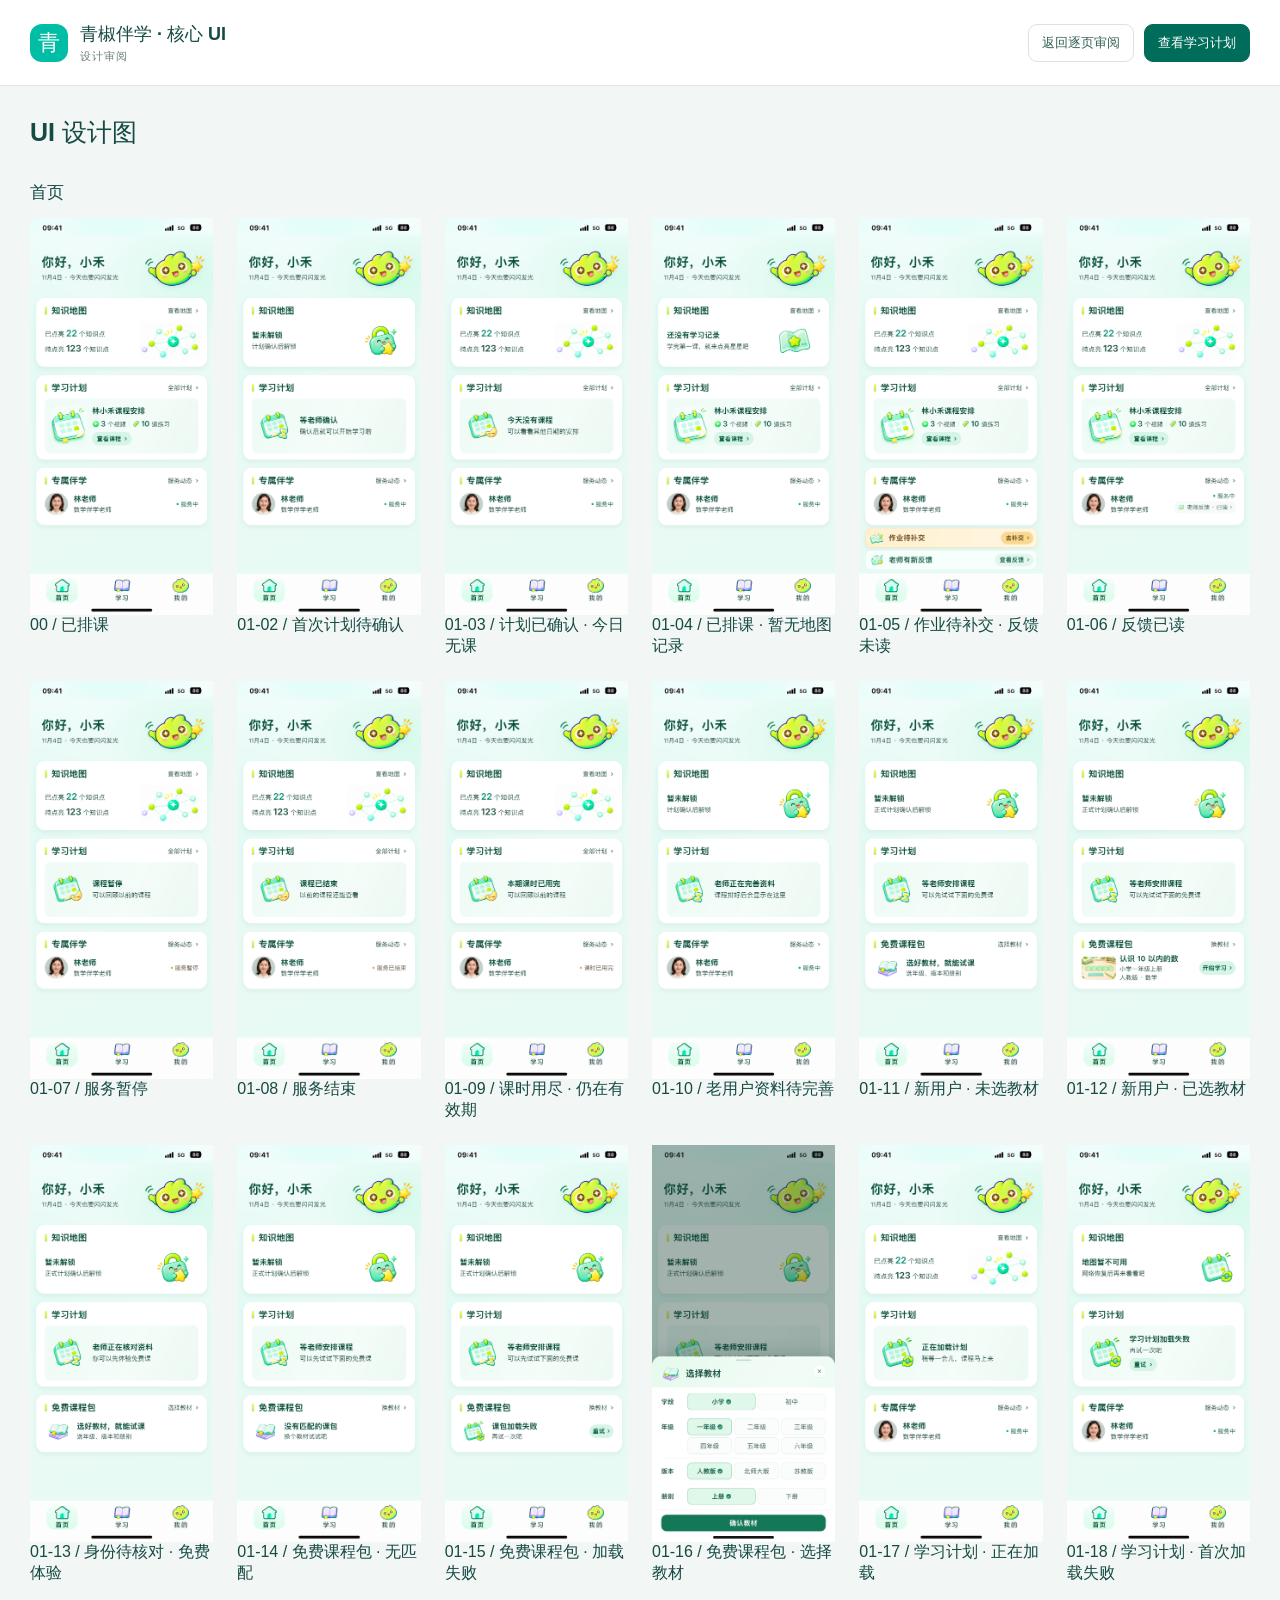
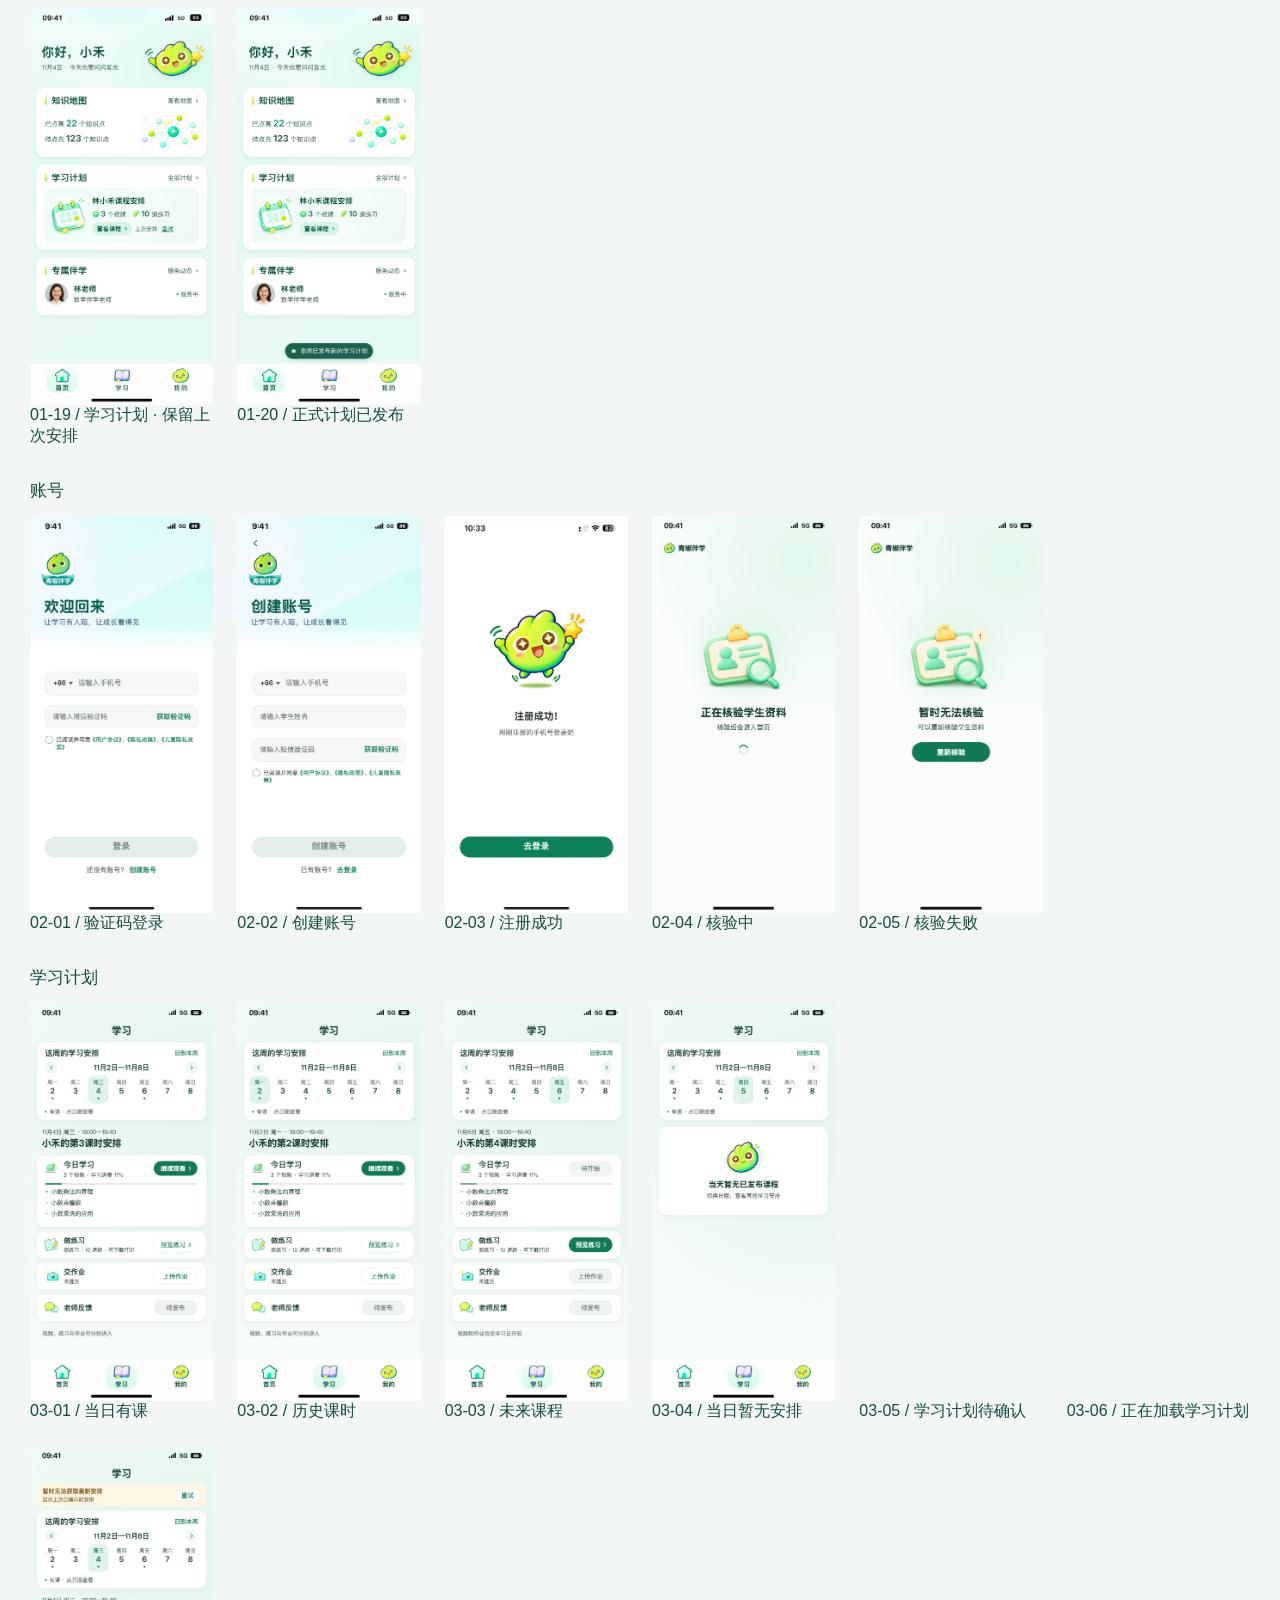
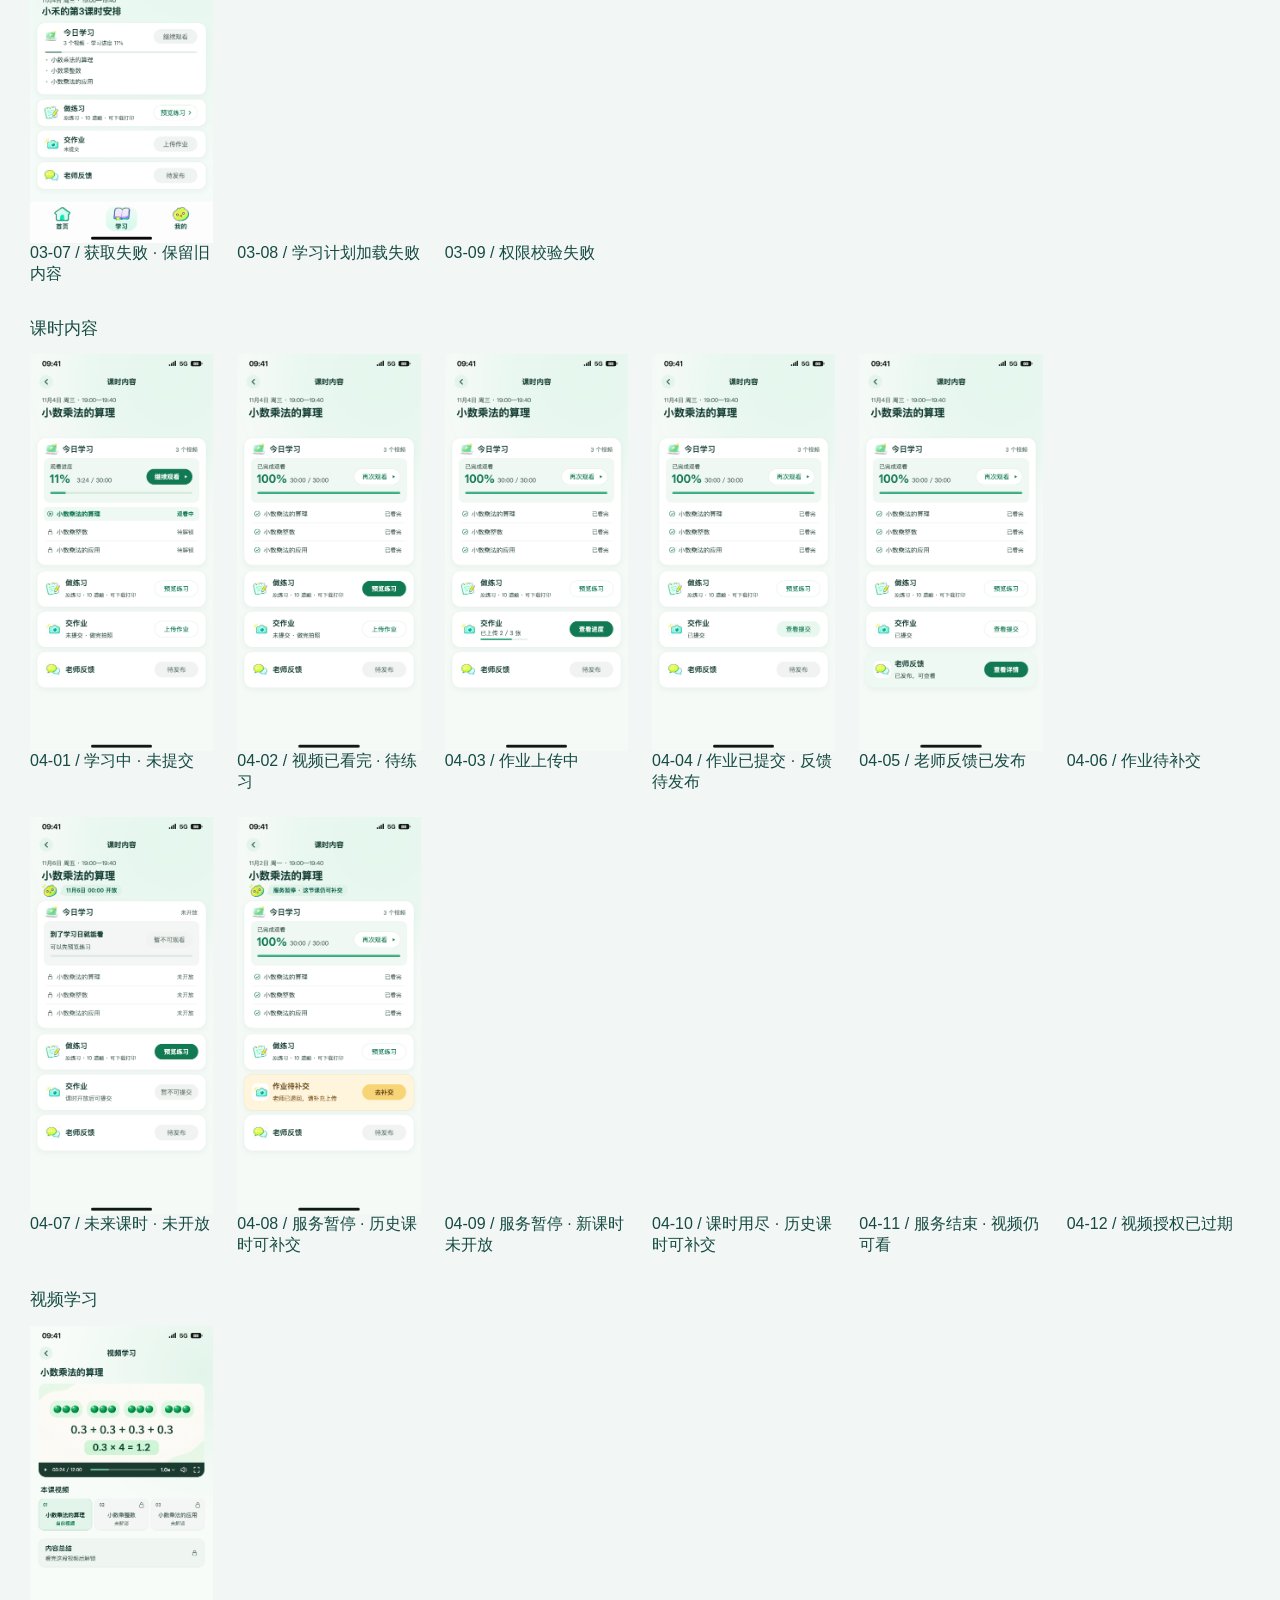
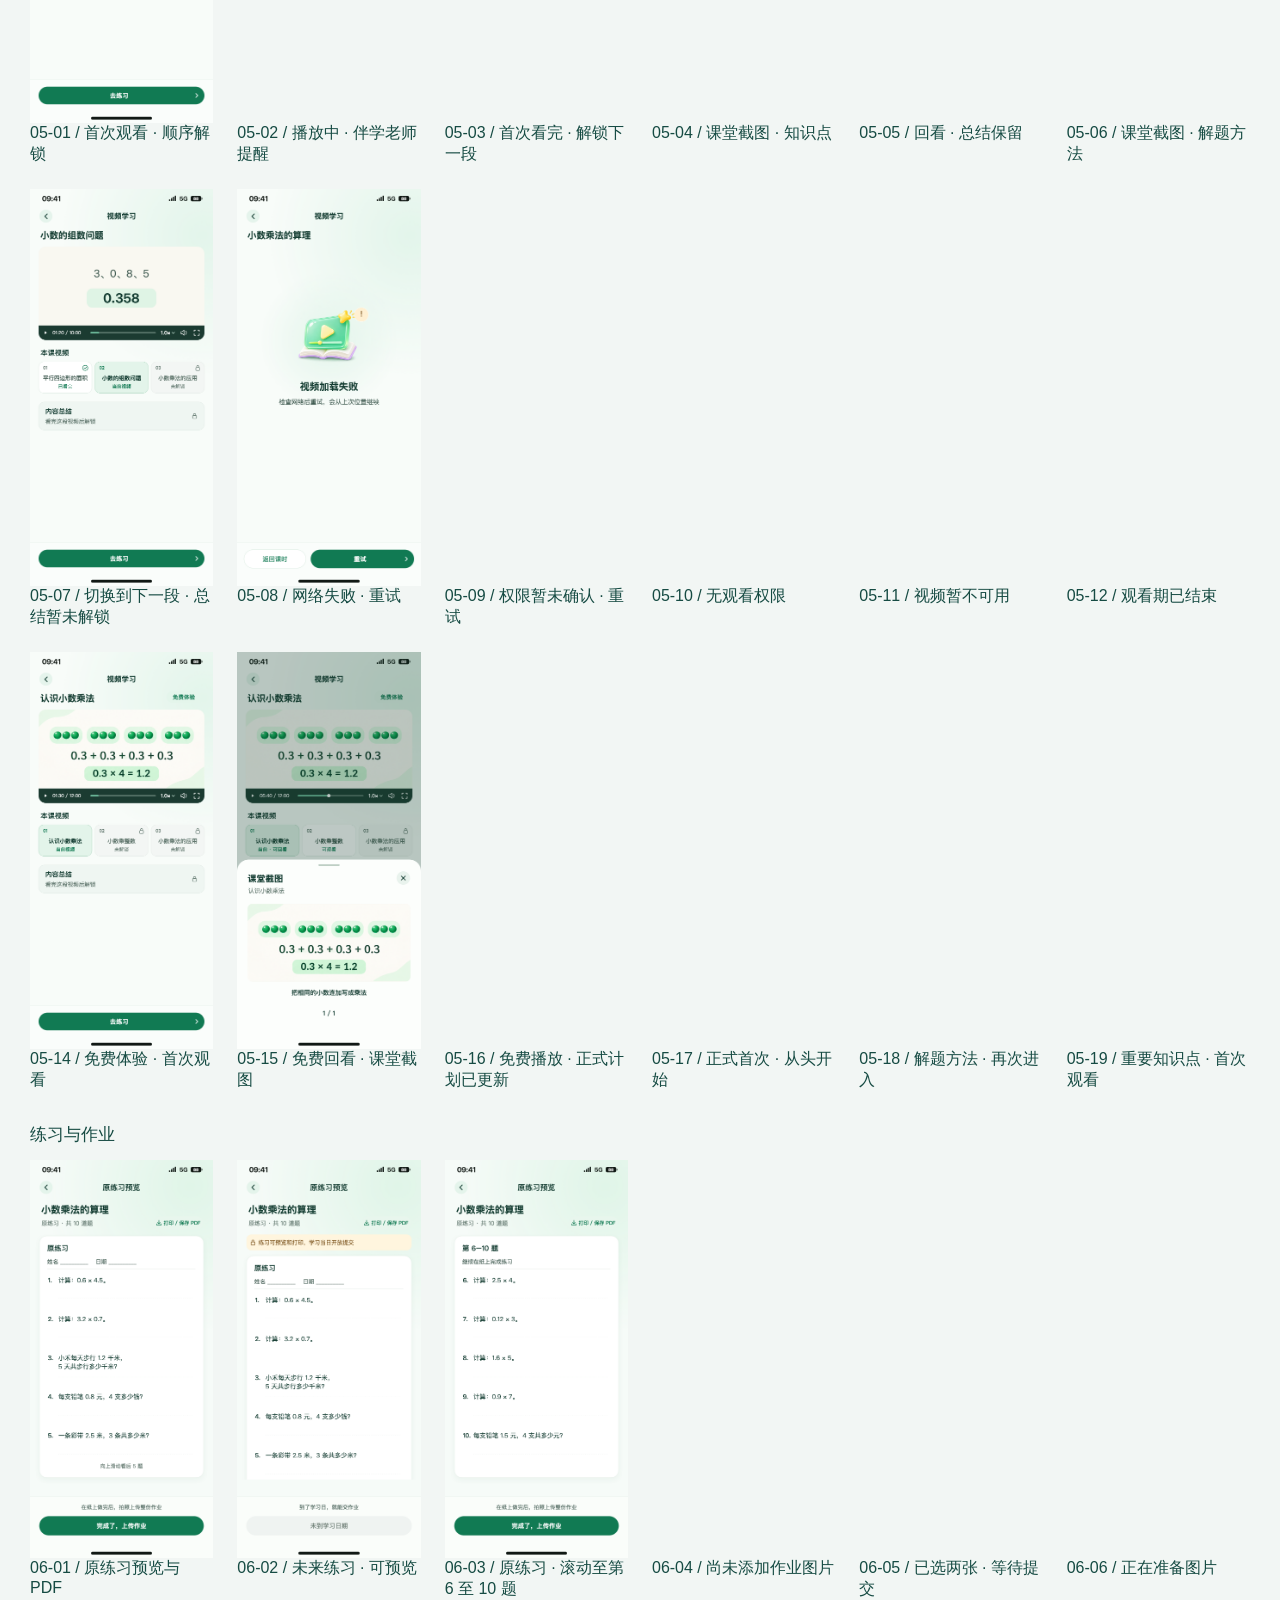
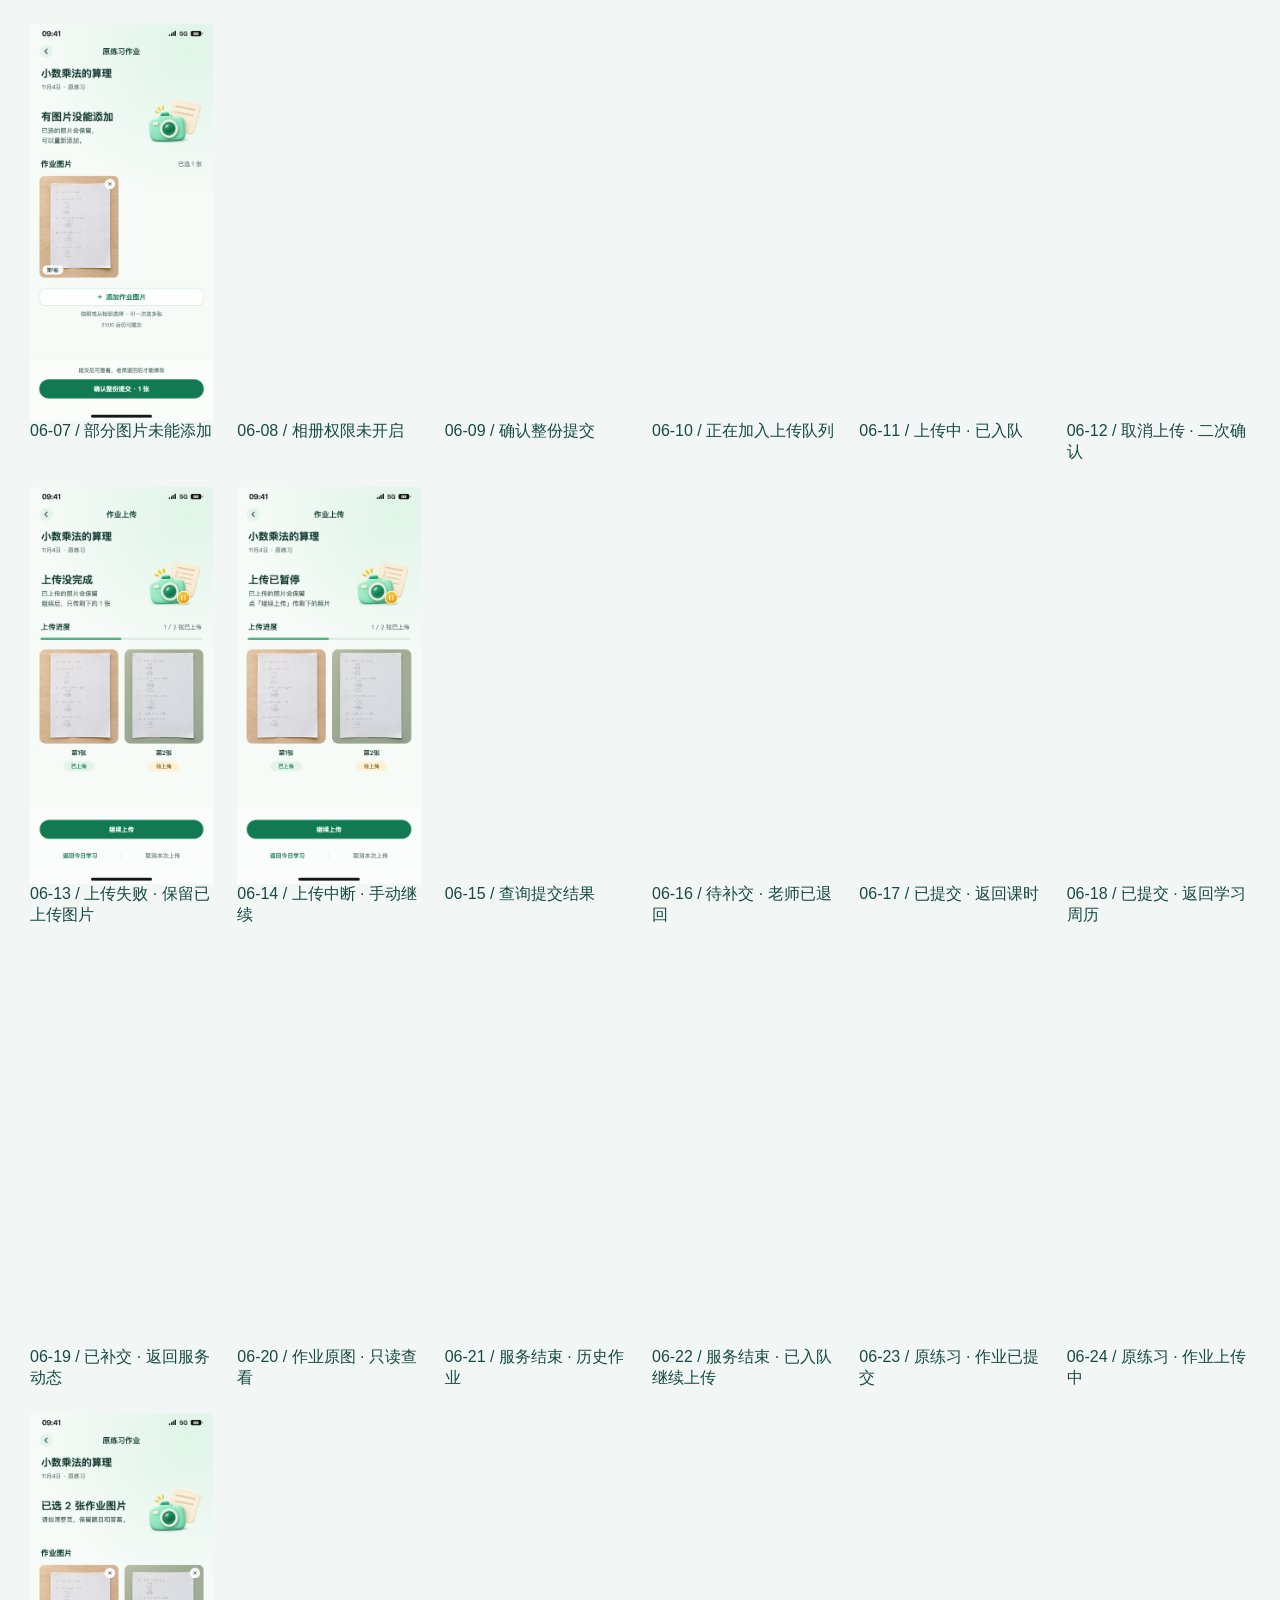
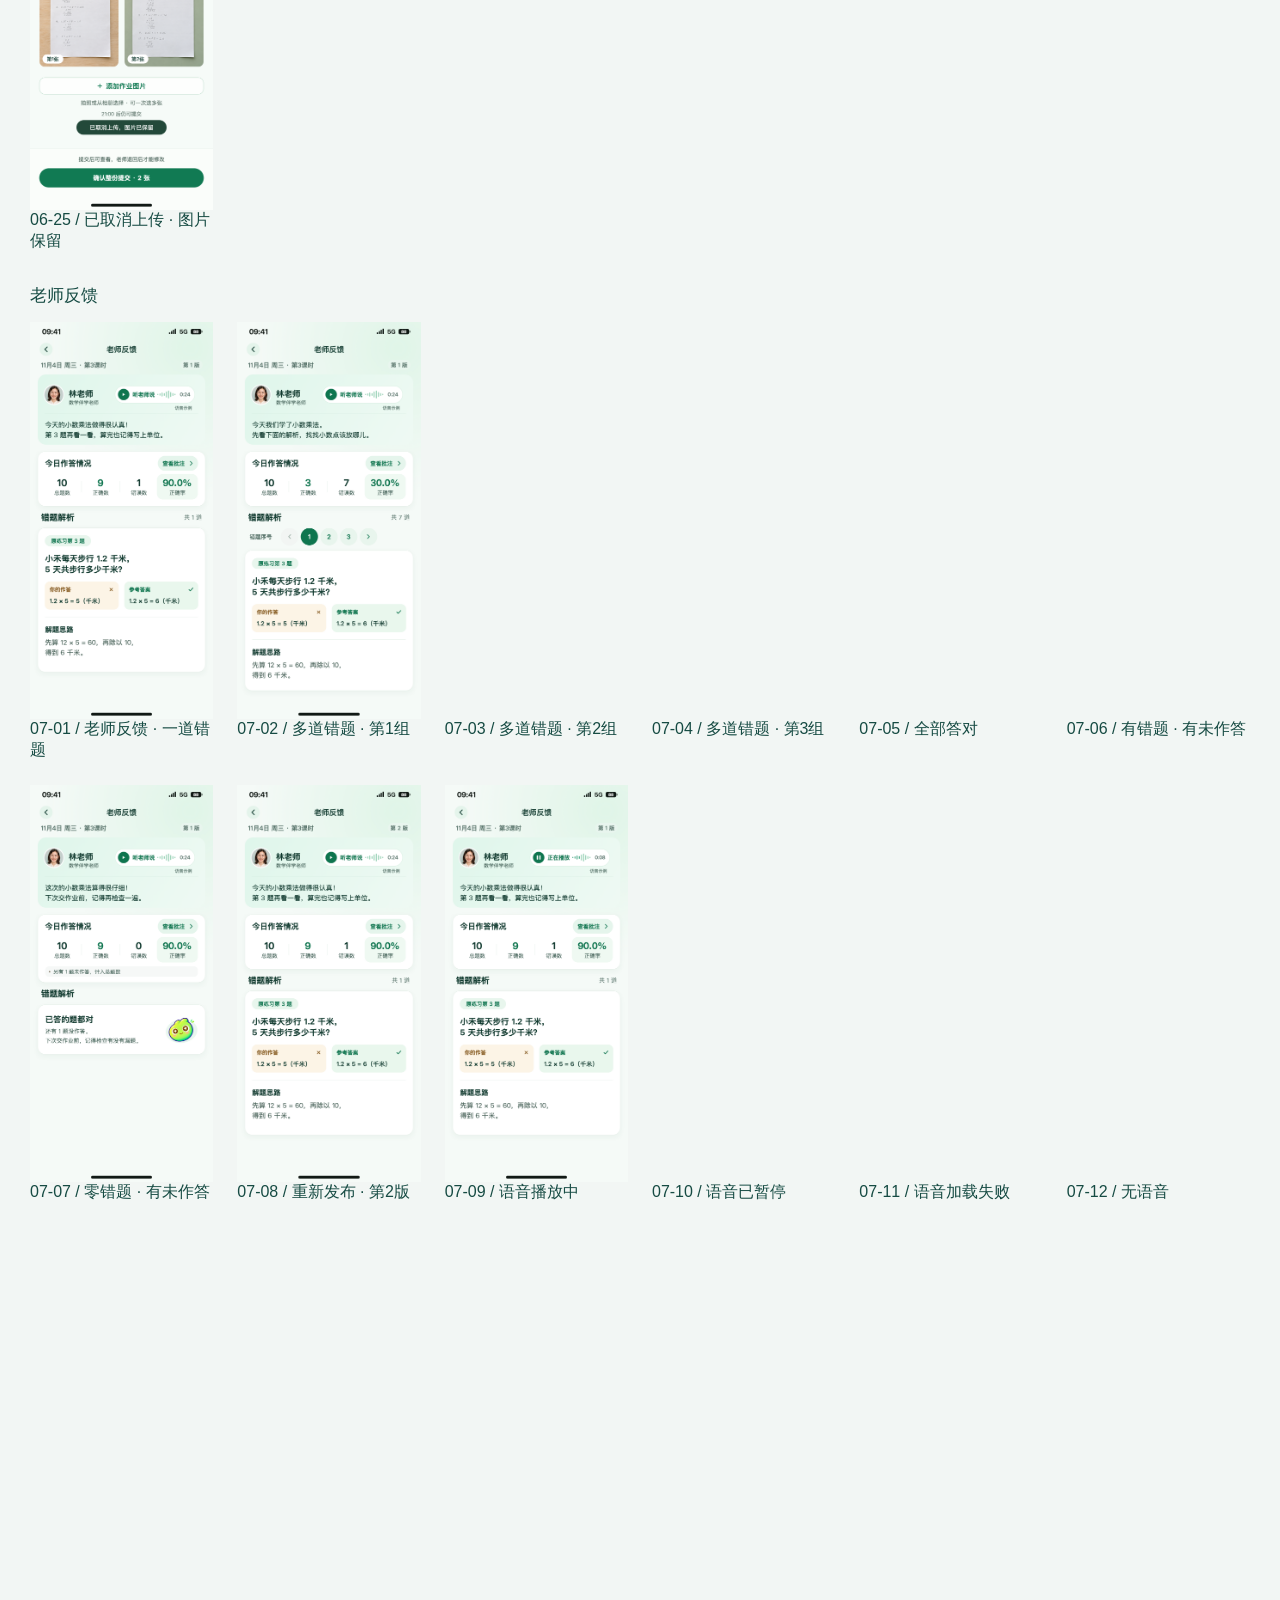
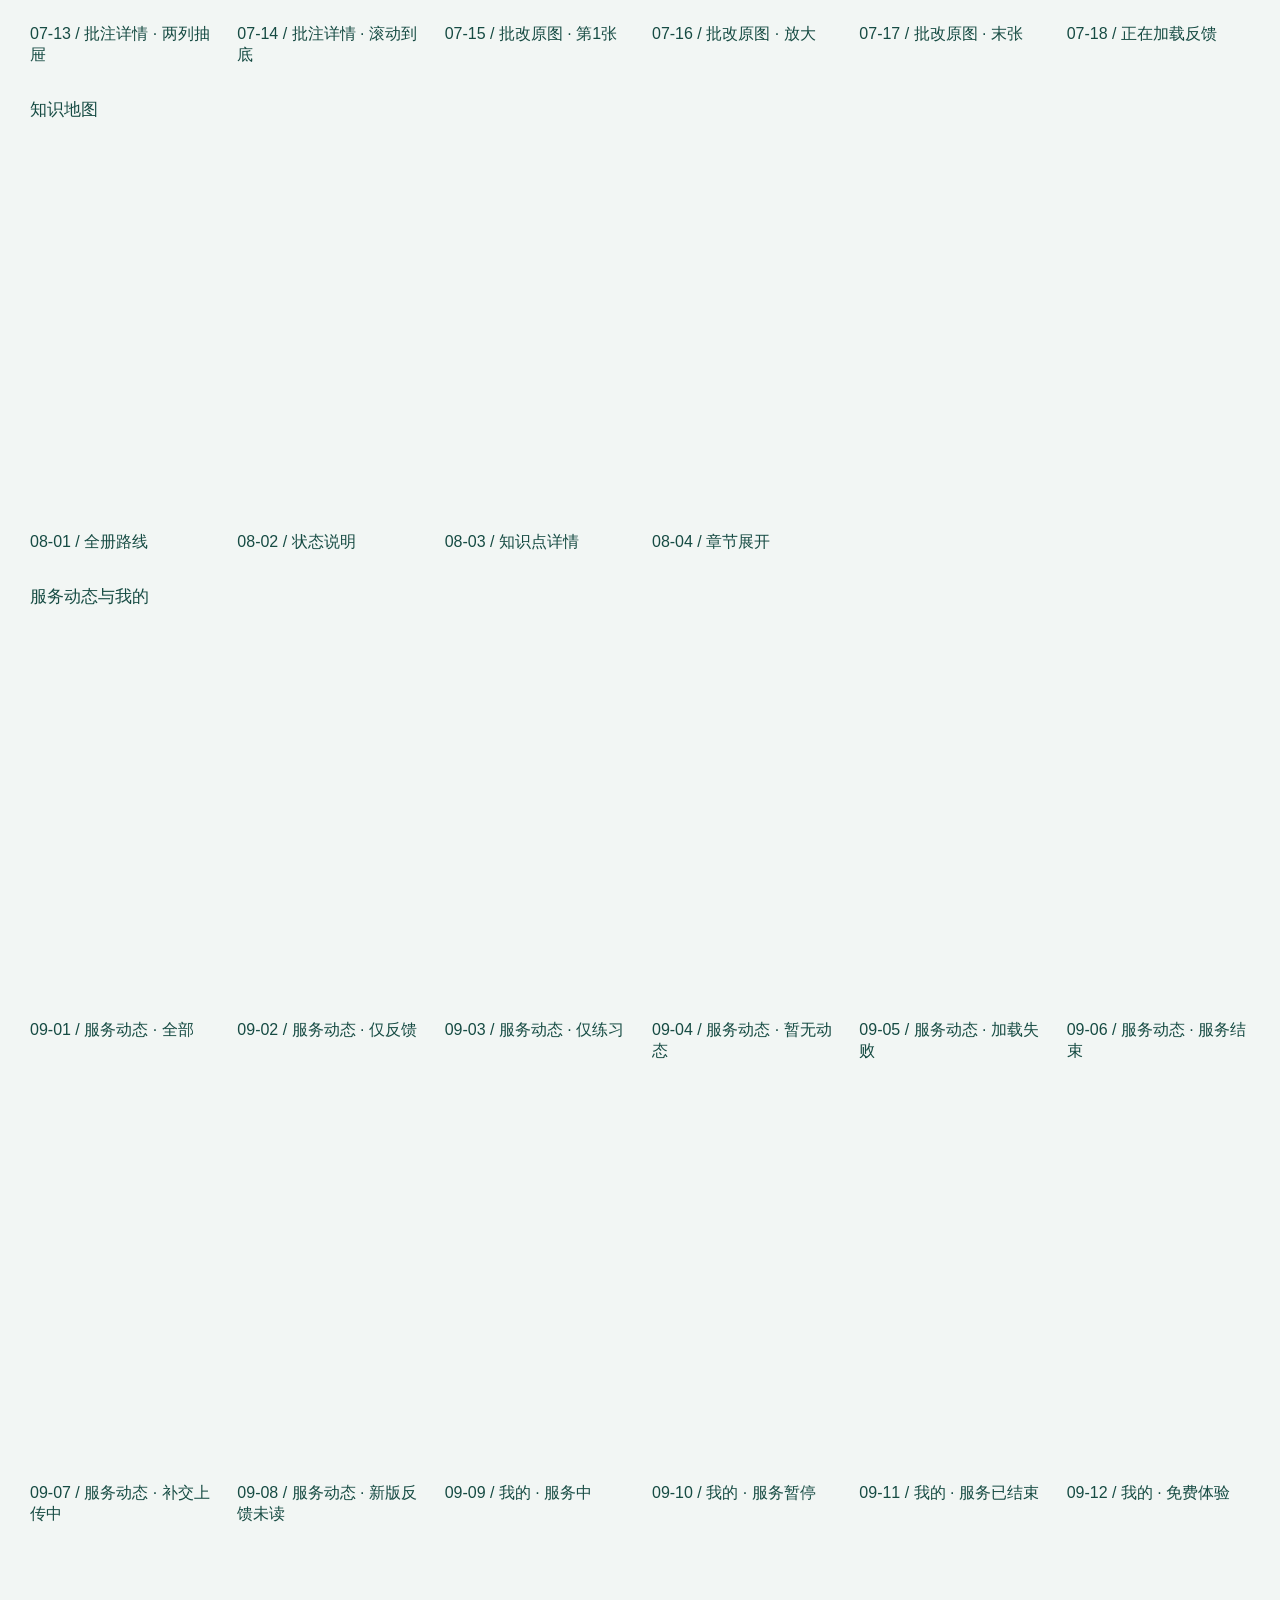
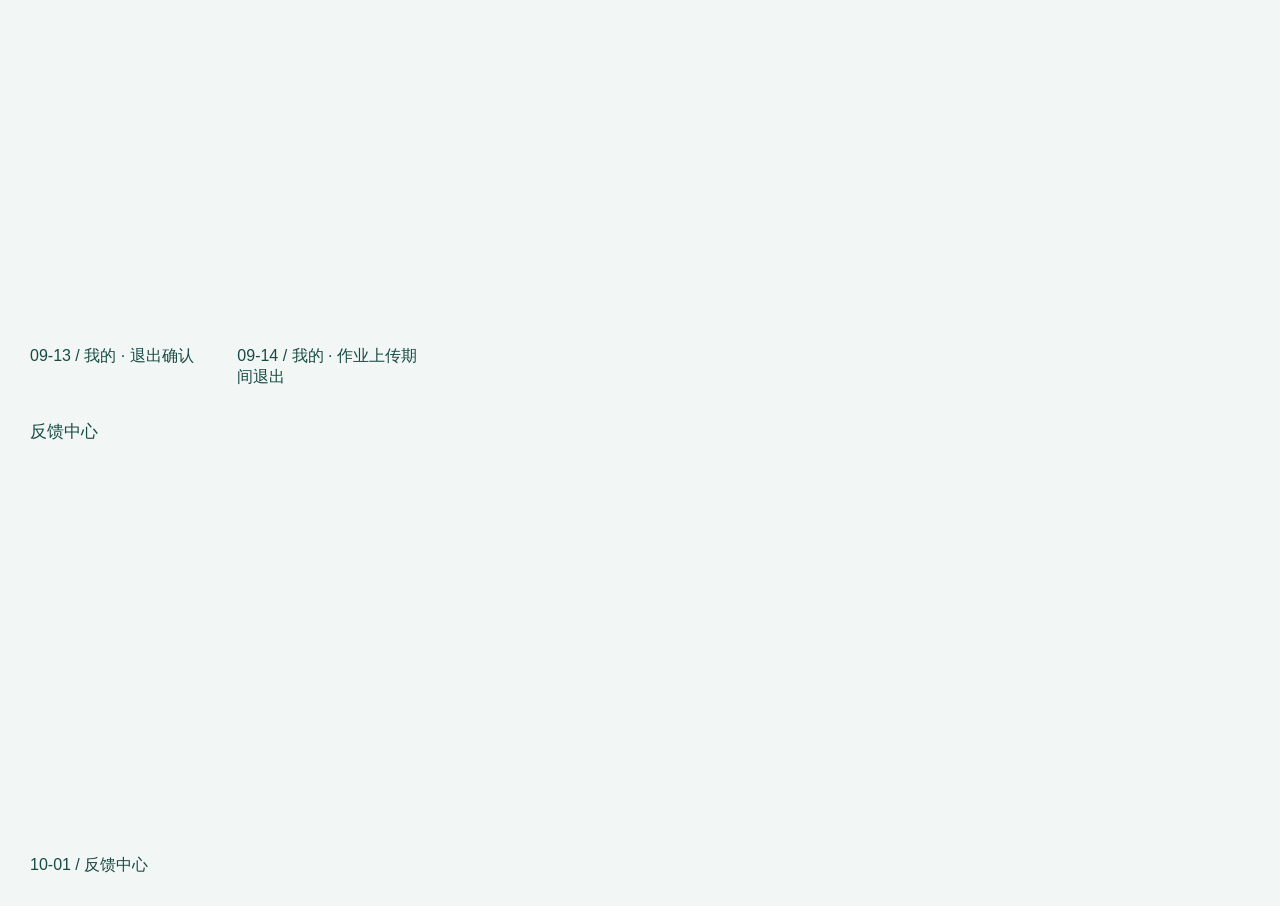
<file: index.html>
<!doctype html>
<html lang="zh-CN"><head><meta charset="utf-8"><meta name="viewport" content="width=device-width,initial-scale=1"><link rel="icon" href="data:,"><title>青椒伴学 · 核心UI设计预览</title>
<style>
:root{font-family:"Microsoft YaHei","PingFang SC",sans-serif;color:#164b43;background:#f2f6f4;font-synthesis:none}*{box-sizing:border-box}body{margin:0}button,a,input{font:inherit}button,a{touch-action:manipulation}button{cursor:pointer}button:focus-visible,a:focus-visible,input:focus-visible{outline:3px solid #00b6a1;outline-offset:3px}button{color:inherit}header{min-height:86px;border-bottom:1px solid #dfe9e4;background:#fff;padding:18px 30px;display:flex;align-items:center;justify-content:space-between;gap:20px}.brand{display:flex;align-items:center;gap:12px}.brand-mark{height:38px;width:38px;background:#00bda6;color:white;border-radius:12px;display:grid;place-items:center;font-weight:700;font-size:22px}.brand strong{display:block;font-size:18px}.brand small{color:#6c817b;font-size:11px;letter-spacing:1px}.tools{display:flex;align-items:center;gap:10px;flex-wrap:wrap}.tools button,.tools a{padding:9px 13px;background:#fff;border:1px solid #d8e5de;border-radius:9px;color:#356358;text-decoration:none;font-size:13px}.tools button.primary{background:#006c5a;border-color:#006c5a;color:white}.shell{display:grid;grid-template-columns:242px minmax(410px,1fr) 330px;min-height:calc(100vh - 86px)}.rail{background:#fbfdfc;border-right:1px solid #dfe9e4;padding:20px 15px;max-height:calc(100vh - 86px);overflow:auto;position:sticky;top:0}.rail input{width:100%;padding:11px 12px;border:1px solid #d7e6df;border-radius:8px;background:white;color:#164b43;font-size:13px}.rail h3{font-size:11px;font-weight:500;color:#7a8f87;letter-spacing:1px;margin:23px 10px 8px}.nav-item{width:100%;text-align:left;display:flex;gap:9px;padding:10px 9px;border:0;border-radius:8px;background:transparent;font-size:12px;line-height:1.55}.nav-item span{color:#8ca099;min-width:19px;font-size:11px}.nav-item:hover{background:#edf5f0}.nav-item.active{background:#dcf6ec;color:#006b54;font-weight:700}.workspace{padding:19px 26px 28px;min-width:0}.work-head{display:flex;align-items:center;justify-content:space-between;gap:12px;margin-bottom:16px}.work-head h1{font-size:16px;line-height:1.5;margin:0}.work-head p{font-size:11px;color:#82948d;margin:4px 0 0}.step-controls{display:flex;gap:7px}.step-controls button{border:1px solid #d7e4de;background:white;border-radius:8px;height:32px;min-width:32px;font-size:12px}.stage{display:flex;justify-content:center;align-items:flex-start;max-height:calc(100vh - 171px);overflow:auto;padding:0 12px 12px;scrollbar-width:thin}.screen{position:relative;width:390px;max-width:100%;flex:none;border-radius:0;overflow:hidden;background:transparent}.screen.sheet{width:480px}.screen>img{display:block;width:100%;height:auto}.hotspot{position:absolute;border:0;background:transparent;color:transparent;border-radius:8px;padding:0}.hotspot:hover,.hotspot:focus-visible,.show-hotspots .hotspot{background:#00ad8c17;outline:1.5px dashed #009e83;color:#00624f}.hotspot span{display:none;position:absolute;top:0;left:0;max-width:100%;background:#006651;color:#fff;font-size:10px;white-space:nowrap;padding:3px 5px;border-radius:4px;pointer-events:none}.show-hotspots .hotspot:hover span,.hotspot:focus-visible span{display:block}.detail{background:#fff;border-left:1px solid #dfe9e4;padding:24px 24px 32px;max-height:calc(100vh - 86px);position:sticky;top:0;overflow:auto}.eyebrow{font-size:10px;color:#00a88c;letter-spacing:1.5px;margin-bottom:9px}.detail h2{font-size:19px;line-height:1.5;margin:0 0 15px}.detail h3{font-size:13px;margin:25px 0 10px}.detail p,.detail li{font-size:12px;line-height:1.85;color:#60776e}.detail ul{padding-left:17px;margin:0}.detail li+li{margin-top:7px}.action-links{display:flex;flex-direction:column;gap:7px}.action-links button{border:1px solid #dceae3;background:#f8fcfa;text-align:left;padding:10px 11px;border-radius:8px;font-size:12px;display:flex;justify-content:space-between;gap:12px}.action-links button:hover{border-color:#00b598;background:#eefaf4}.hint{background:#edf6f1;padding:12px;border-radius:8px;font-size:11px!important;line-height:1.7!important}.file-links{display:flex;gap:14px;font-size:12px;margin-top:20px}.file-links a{color:#00856e;text-decoration:none}.toggle{font-size:12px;color:#61796e;display:flex;align-items:center;gap:6px}.overview{padding:30px;max-width:1600px;margin:auto}.overview[hidden]{display:none}.shell[hidden]{display:none}.overview h1{margin:0 0 8px;font-size:25px}.overview p{color:#71847c;font-size:13px}.overview h2{font-size:17px;margin-top:32px}.grid{display:grid;grid-template-columns:repeat(auto-fill,minmax(170px,1fr));gap:24px}.thumb{display:block;align-self:start;border:0;background:transparent;border-radius:0;padding:0;text-align:left}.thumb img{display:block;width:100%;height:auto}.status{color:#7a9086;font-size:11px;margin-top:20px}
@media(min-height:1050px){.screen{width:390px}}@media(max-width:1100px){.shell{grid-template-columns:200px minmax(350px,1fr) 285px}.workspace{padding:19px 12px}.detail{padding:20px 18px}.rail{padding:15px 10px}header{padding:16px 20px}}@media(max-width:900px){.shell{grid-template-columns:190px 1fr}.detail{grid-column:2;position:static;max-height:none;border-top:1px solid #dfe9e4}.workspace{grid-column:2}.rail{grid-row:1 / 3;max-height:calc(100vh - 86px)}.stage{max-height:none}.tools{gap:6px}.tools a{display:none}.screen{width:390px}}@media(max-width:620px){header{padding:14px 16px;align-items:flex-start;flex-wrap:wrap;gap:12px}.brand strong{font-size:16px}.tools{width:100%;justify-content:space-between}.tools button{font-size:12px;padding:7px 9px}.shell{display:block}.rail{position:static;max-height:170px;border-bottom:1px solid #dfe9e4;border-right:0;padding:10px 14px}.rail input{position:sticky;top:-10px}.rail h3{margin:12px 8px 5px}.rail nav{display:flex;flex-wrap:wrap;gap:4px}.rail nav>section{display:contents}.rail nav h3{display:none}.nav-item{width:auto;font-size:11px;padding:5px 7px}.nav-item span{display:none}.workspace{padding:17px 10px}.work-head{padding:0 7px}.stage{padding:0 0 12px}.screen{border-radius:0}.detail{padding:22px}.overview{padding:22px 14px}.grid{grid-template-columns:repeat(2,minmax(0,1fr));gap:12px}.brand small{font-size:9px}}
.toggle[hidden]{display:none}

.screen{container-type:inline-size}
.hotspot-continuation{position:absolute;border-radius:inherit}
.hotspot:hover .hotspot-continuation,.hotspot:focus-visible .hotspot-continuation,.show-hotspots .hotspot-continuation{background:#00ad8c17;outline:1.5px dashed #009e83}
</style><link rel="stylesheet" href="review-current.css?v=4">
</head><body>
<header><div class="brand"><div class="brand-mark">青</div><div><strong>青椒伴学 · 核心 UI</strong><small>设计审阅</small></div></div><div class="tools"><label class="toggle"><input id="hotspot-toggle" type="checkbox">显示交互热区</label><button id="overview-toggle">页面总览</button><button id="study-start" class="primary">查看学习计划</button></div></header>
<main class="shell" id="shell" hidden><aside class="rail"><input id="search" aria-label="搜索页面" placeholder="搜索页面或状态"><nav id="nav" aria-label="设计页面目录"></nav></aside><section class="workspace"><div class="work-head"><div><h1 id="page-title"></h1><p id="page-meta"></p></div><div class="step-controls"><button id="read-interaction" class="detail-jump">交互说明</button><button id="previous" aria-label="上一张">‹</button><button id="next" aria-label="下一张">›</button></div></div><div class="stage" id="stage"><div class="screen" id="screen"><img id="screen-image" alt=""><div id="hotspots"></div></div></div></section><aside class="detail" id="interaction-detail">
  <h2 id="detail-title"></h2>
  <p id="feature"></p>
  <p id="requirements"></p>
  <h3>功能、状态与权限</h3>
  <ul id="rules"></ul>
  <section id="actions-section">
    <h3>可操作入口与结果</h3>
    <div id="actions" class="action-links"></div>
  </section>
  <section id="examples-section">
    <h3>状态演示</h3>
    <div id="examples" class="action-links"></div>
  </section>
  <div class="file-links">
    <a id="original" target="_blank" rel="noopener">查看原图 ↗</a>
    <a id="download" download>下载 PNG</a>
  </div>
  <p class="hint">手机稿提供原尺寸下载。操作和状态切换使用演示数据，正式接口与资源需联调验证。</p>
</aside></main>
<section class="overview" id="overview"><h1>UI 设计图</h1><div id="overview-groups"></div></section>
<script src="review-screens.js?v=9"></script>
<script src="review-site.js?v=1"></script>
<script src="review-current.js?v=6"></script>
</body></html>
</file>
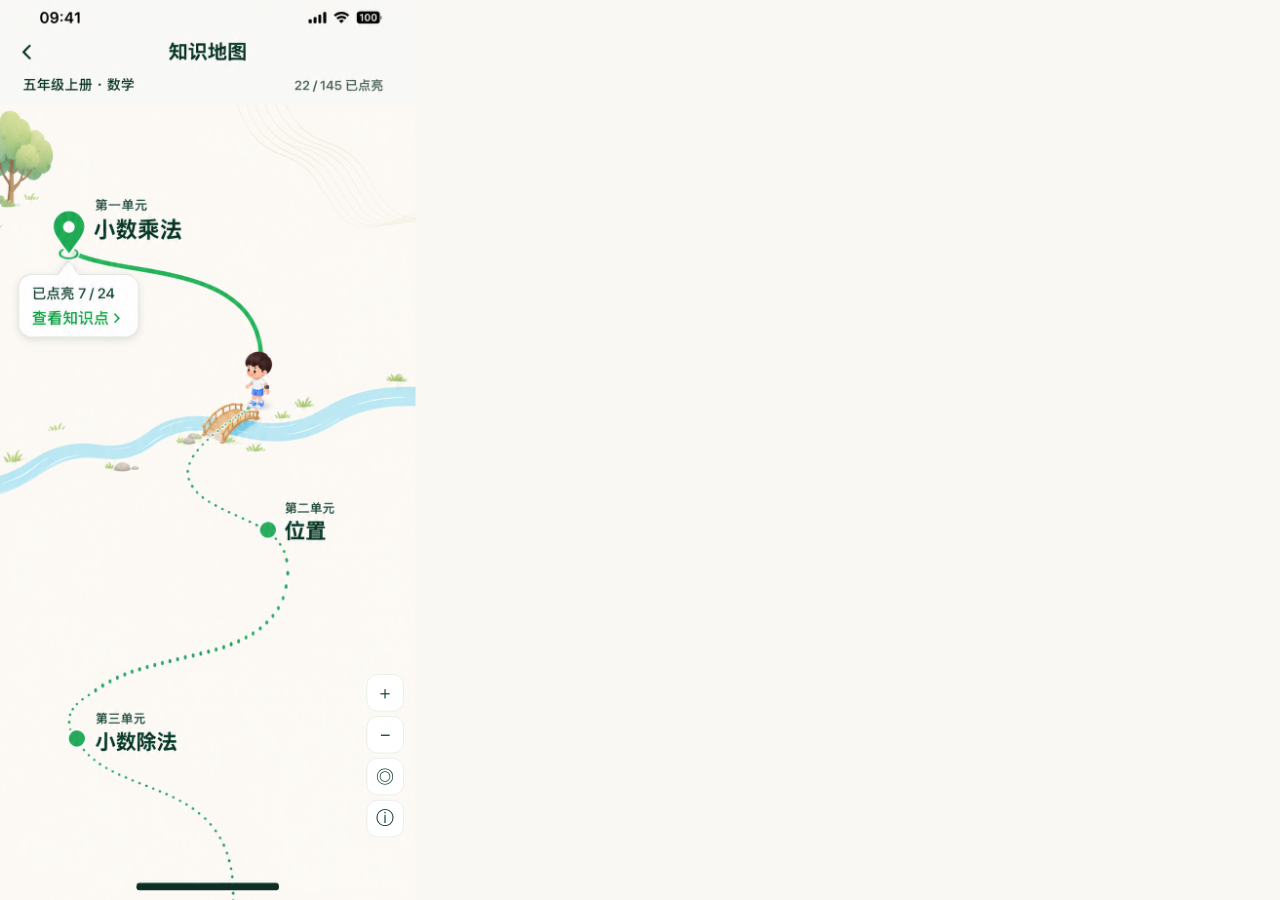
<file: atlas/index.html>
<!doctype html><html lang="zh-CN"><meta charset="utf-8"><meta name="viewport" content="width=device-width,initial-scale=1"><title>知识地图</title><style>
*{box-sizing:border-box}body{margin:0;font:28px "PingFang SC",sans-serif;color:#123f33;background:#faf8f3}#canvas{position:absolute;width:852px;height:1846px;transform-origin:top left;overflow:hidden;background:url(../screens/08-01.png) center/cover}button{color:inherit;font:inherit;cursor:pointer}#stage{position:absolute;inset:212px 0 0;overflow:hidden;touch-action:none}#land{width:852px;height:1634px;position:absolute;transform-origin:0 0;background:url(../screens/08-01.png) 0 -212px/852px 1846px}.chapter #land{background:url(terrain.png) center/cover}.chapter #stage{background:#fcfaf6}.hit{position:absolute;border:0;background:transparent}.hit:focus-visible{outline:4px solid #13724d}.chapterInfo{position:absolute;left:174px;top:65px}.eyebrow{font-size:24px;color:#567568}.chapterInfo h2{margin:7px 0 12px;font-size:52px}.muted{font-size:26px;color:#527065}.point{border:0;background:transparent;display:flex;align-items:center;gap:19px;position:absolute;transform:translate(-24px,-50%);font-size:32px;font-weight:600;white-space:nowrap}.dot{width:36px;height:36px;box-shadow:0 0 0 5px white;border:5px solid #219a62;border-radius:50%;background:#219a62}.s1{background:#efa845;border-color:#efa845}.s2{background:white}.s3{background:#c8d1ca;border-color:#c8d1ca}#card{position:absolute;left:32px;right:32px;bottom:65px;background:white;border:1px solid #dce9df;border-radius:30px;padding:34px 40px;box-shadow:0 8px 36px #204c3212}#card h2{font-size:39px;margin:8px 0 20px}#card p{margin:10px 0;color:#4e675d}#card .close{position:absolute;top:23px;right:24px;border:0;background:#f1f6f2;border-radius:50%;width:58px;height:58px;font-size:31px}#card.legend{width:485px;left:auto;bottom:auto;top:154px;padding:30px}.row{display:flex;align-items:center;gap:20px;padding:15px 0}.row small{margin-left:auto;color:#64776c}.row .dot{width:26px;height:26px}.tools{position:absolute;right:24px;bottom:129px;display:grid;gap:10px}.tools button{border:1px solid #d6e2d8;background:white;border-radius:22px;width:76px;height:76px;font-size:37px}.bar{position:absolute;bottom:20px;left:280px;width:292px;height:11px;border-radius:8px;background:#102e24}.book-list{position:absolute;top:160px;left:60px;right:60px;display:grid;gap:25px}.book-list button{display:flex;align-items:center;justify-content:space-between;width:100%;min-height:100px;padding:22px 32px;border:1px solid #d9e5dc;border-radius:24px;background:#fff;font-weight:600}.book-list small{font-size:24px;color:#526e61}.list-back{padding:15px 22px;color:#176749}.line{position:absolute;inset:0;pointer-events:none}
</style><div id="canvas"><div id="stage"><div id="land"></div></div><div id="ui"></div><div class="bar"></div></div><script>
const $=id=>document.getElementById(id),land=$('land'),ui=$('ui'),cv=$('canvas');const [startMode, startUnit, appearance, startIndex, fromMode]=location.hash.slice(1).split(',');
const independent=appearance==='dialog';
let mode=startMode||'01',unit=Number(startUnit)||0,idx=Number(startIndex)||0,z=1,dx=0,dy=0,returnMode=fromMode||'01';
const units=[
 ['小数乘法',7,24,['小数乘整数','小数乘小数','积的近似数','积的小数位数','扩大与缩小','积的大小比较','小数乘法竖式']],
 ['位置',2,13,['用数对表示位置','根据数对找位置']],
 ['小数除法',5,27,['除数是整数的小数除法','一个数除以小数','商的近似数','循环小数']],
 ['可能性',1,9,['事件发生的可能性','可能性的大小']],
 ['简易方程',3,31,['用字母表示数','等式的性质','解方程','实际问题与方程']],
 ['多边形的面积',3,23,['平行四边形的面积','三角形的面积','梯形的面积','组合图形的面积']],
 ['植树问题',1,11,['两端都栽','两端都不栽','封闭路线植树']],
 ['总复习',0,7,['数与代数','图形与几何','综合应用']]
];
const order=['一','二','三','四','五','六','七','八'];const status=[0,1,2,0,1,3,0],states=['已达标','待巩固','待点亮','计划外'],xy=[[120,380],[315,516],[490,650],[385,878],[175,1020],[250,1175],[448,1314]];
if(!Number.isInteger(unit)||unit<0||unit>=units.length)unit=0;
function resize(){cv.style.transform='scale('+Math.min(innerWidth/852,innerHeight/1846)+')'}onresize=resize;resize();
function view(m){mode=m;render();if(parent!==window&&!independent)parent.postMessage({atlas:m,unit,index:idx,returnMode},location.origin)}
function act(el,txt,x,y,w,h,fn){let b=document.createElement('button');b.className='hit';b.setAttribute('aria-label',txt);Object.assign(b.style,{left:x+'px',top:y+'px',width:w+'px',height:h+'px'});b.onclick=fn;el.append(b)}
function transform(){dx=Math.max(852*(1-z),Math.min(0,dx));dy=Math.max(1634*(1-z),Math.min(0,dy));land.style.transform='translate('+dx+'px,'+dy+'px) scale('+z+')'}
function zoom(v){let old=z;z=Math.min(2.5,Math.max(1,v));dx=426-(426-dx)*z/old;dy=817-(817-dy)*z/old;transform()}
function render(){const [unitName,completed,total,points]=units[unit];let ch=mode==='03'||mode==='04'||(mode==='02'&&returnMode==='04');cv.classList.toggle('chapter',ch||mode==='05');land.innerHTML='';ui.innerHTML='';
if(ch){land.innerHTML='<div class="chapterInfo"><div class="eyebrow">第'+order[unit]+'单元</div><h2>'+unitName+'</h2><div class="muted">已点亮 '+completed+' / '+total+(unit?' · 展示部分知识点':'')+'</div></div><svg class="line" width="852" height="1634"><path d="M120 380 C140 430 260 475 315 516 S540 595 490 650 S465 803 385 878 S170 940 175 1020 S178 1140 250 1175 S440 1250 448 1314 S480 1490 410 1634" fill="none" stroke="#9dc9af" stroke-width="6" stroke-linecap="round" stroke-dasharray="2 13"/></svg>';xy.slice(0,points.length).forEach(([x,y],i)=>{let b=document.createElement('button');b.className='point';b.setAttribute('aria-label',points[i]);b.style.left=x+'px';b.style.top=y+'px';b.innerHTML='<i class="dot s'+(unit?2:status[i])+'"></i>'+points[i];b.onclick=()=>{idx=i;view('03')};land.append(b)})}else if(mode==='05'){
 const list=document.createElement('section');list.className='book-list';list.setAttribute('aria-label','全册八个单元');
 units.forEach(([name,done,all],i)=>{
   const b=document.createElement('button');b.innerHTML='<span>'+name+'</span><small>'+done+' / '+all+' 已点亮</small>';
   b.onclick=()=>{unit=i;idx=0;zoom(1);view('04')};list.append(b)
 });
 land.append(list);
}else{
 act(land,'查看小数乘法知识点',38,178,339,306,()=>{unit=0;zoom(1);view('04')});
 act(land,'位置',510,799,207,121,()=>{unit=1;zoom(1);view('04')});
 act(land,'小数除法',135,1220,260,123,()=>{unit=2;zoom(1);view('04')});
}
act(ui,'返回',12,60,90,86,()=>{if(mode==='01'){if(parent!==window)parent.postMessage({target:independent?'close':'00'},location.origin)}else view(mode==='03'?'04':mode==='02'?returnMode:independent&&mode==='04'?'05':'01')});
if(mode==='01'||mode==='04'){let d=document.createElement('div');d.className='tools';for(let [s,l,fn] of [['＋','放大',()=>zoom(z+.35)],['−','缩小',()=>zoom(z-.35)],['◎','复位',()=>zoom(1)],['ⓘ','状态说明',()=>{returnMode=ch?'04':'01';view('02')}],...(independent?[['≡','全册单元',()=>{zoom(1);view('05')}]]:[])]){let b=document.createElement('button');b.textContent=s;b.setAttribute('aria-label',l);b.onclick=fn;d.append(b)}ui.append(d)}
if(mode==='02'||mode==='03'){let c=document.createElement('section');c.id='card';if(mode==='02'){c.className='legend';c.innerHTML='<h2>状态说明</h2>'+states.map((s,i)=>'<div class="row"><i class="dot s'+i+'"></i>'+s+'<small>'+['正确率 ≥ 80%','正确率 < 80%','等待学习结果','未纳入计划'][i]+'</small></div>').join('')+'<p>绿色和橙色都计入已点亮。</p>'}else{c.innerHTML='<div class="eyebrow">知识点详情</div><h2>'+points[idx]+'</h2><p>当前状态　'+(unit?'状态待更新':states[status[idx]])+'</p><p>所属单元　'+unitName+'</p>'+(!unit&&idx===0?'<p>视频　小数乘整数 · 第3课时</p><p>练习已复核 · 正确率 ≥ 80%</p><p>老师反馈已发布</p>':'')}let b=document.createElement('button');b.className='close';b.textContent='×';b.ariaLabel='关闭';b.onclick=()=>view(mode==='02'?returnMode:'04');c.append(b);ui.append(c)}transform()}
window.addEventListener('keydown',event=>{
  if(event.key==='Escape' && independent && parent!==window) parent.postMessage({target:'close'},location.origin);
});
const st=$('stage');st.addEventListener('wheel',e=>{if(e.ctrlKey){e.preventDefault();zoom(z*(e.deltaY>0?.94:1.06))}},{passive:false});let drag=null;st.onpointerdown=e=>{if(z>1&&!e.target.closest('button')){drag=[e.clientX,e.clientY,dx,dy];st.setPointerCapture(e.pointerId)}};st.onpointermove=e=>{if(drag){let scale=cv.getBoundingClientRect().width/852;dx=drag[2]+(e.clientX-drag[0])/scale;dy=drag[3]+(e.clientY-drag[1])/scale;transform()}};st.onpointerup=st.onpointercancel=()=>drag=null;render()
</script></html>
</file>
<file: review-current.css>
.review-interactive {
  position: absolute;
  inset: 0;
  pointer-events: none;
}
.review-interactive input,
.review-interactive button,
.review-interactive iframe {
  pointer-events: auto;
}
.review-interactive input {
  position: absolute;
  border: 0;
  padding: 0;
  background: #f4f6f6;
  border-radius: 4px;
  color: #143f33;
  font-size: clamp(10px, 3.3cqw, 16px);
}
.screen { container-type: inline-size; }
.review-interactive input:placeholder-shown:not(:focus) {
  background: transparent;
}
.review-interactive input[type=checkbox] {
  width: 4%;
  height: 2%;
  margin: 0;
  opacity: 0;
  accent-color: #138052;
  cursor: pointer;
}
.review-interactive input[type=checkbox]:checked,
.review-interactive input[type=checkbox]:focus-visible { opacity: 1; }
.review-interactive iframe {
  display: block;
  width: 100%;
  height: 100%;
  border: 0;
}
.review-dialog {
  width: min(94vw, 580px);
  max-height: 90dvh;
  border: 1px solid #dce8e0;
  border-radius: 20px;
  color: #164b43;
  background: #fff;
  padding: 22px;
  overflow: auto;
}
.review-dialog::backdrop { background: #092d28a1; }
.review-dialog h2 { margin: 0 42px 16px 0; font-size: 20px; }
.review-dialog p { line-height: 1.6; }
.review-dialog button,
.review-dialog select,
.review-dialog textarea {
  border: 1px solid #caddd4;
  border-radius: 8px;
  background: #f7fbf9;
  color: #164b43;
  font: inherit;
  padding: 8px 12px;
}
.review-dialog .review-close { float: right; padding: 4px 10px; }
.review-dialog .review-actions { display: flex; flex-wrap: wrap; align-items: center; gap: 8px; margin-top: 12px; }
.review-dialog form label { display: grid; gap: 6px; margin: 12px 0; }
.review-dialog textarea { min-height: 100px; resize: vertical; }
.review-dialog .viewer { overflow: auto; max-height: 62dvh; background: #f6f8f6; }
.review-dialog .viewer img { display: block; width: 100%; }
.review-dialog .atlas-frame { display:block; border:0; width:min(100%, 34dvh); aspect-ratio:852/1846; margin:auto; }
.review-toast { position: fixed; z-index: 20; left: 50%; bottom: 22px; width: max-content; max-width: calc(100vw - 24px); transform: translateX(-50%); padding: 10px 16px; border-radius: 10px; background: #153e32; color: #fff; font-size: 14px; }
@media print { body.print-review > :not(.review-dialog) { display:none !important; } body.print-review dialog { position:static; max-height:none; width:100%; border:0; } .review-dialog .review-close,.review-dialog .review-actions { display:none; } }
.detail-jump { display: none; }
@media (max-width: 900px) { .detail-jump { display: inline-block; font-size: 12px; padding: 0 8px; } }

/* The PNG already contains the empty-field labels. */
.review-interactive .auth-field::placeholder { color: transparent; }
.review-interactive .auth-field:placeholder-shown { background: transparent; }
.review-interactive .auth-field:focus-visible {
  outline: none;
  box-shadow: 0 2px #15805a;
}

.calendar-preview-range,
.calendar-preview-days {
  position: absolute;
  background: #fff;
  color: #133c31;
  font-family: -apple-system, "PingFang SC", sans-serif;
  font-variant-numeric: tabular-nums;
}
.screen:has(.calendar-preview-days) .hotspot { z-index: 1; }
.calendar-preview-range {
  left: 28%; top: 14.7%; width: 44%; height: 3%;
  display: grid; place-items: center;
  font-size: 3.76cqw; font-weight: 600;
}
.calendar-preview-days {
  left: 6%; top: 18.28%; width: 88%; height: 7.05%;
  display: grid; grid-template-columns: repeat(7, 1fr); justify-items: center;
}
.calendar-preview-days div {
  width: 87%; padding-top: 1.4cqw; text-align: center;
  border: 1px solid transparent; border-radius: 3cqw;
}
.calendar-preview-days .selected {
  background: #dff4e8; border-color: #cdeadd; color: #107752;
}
.calendar-preview-days span { display: block; font-size: 2.95cqw; color: #60776e; }
.calendar-preview-days .selected span { color: inherit; }
.calendar-preview-days strong { display: block; font-size: 4.2cqw; line-height: 1.34; font-weight: 600; }
.calendar-preview-days i {
  display: block; width: 1.06cqw; aspect-ratio: 1;
  margin: .8cqw auto 0; border-radius: 50%; background: #117958;
}
.calendar-preview-announcement {
  position: absolute; width: 1px; height: 1px; overflow: hidden;
  clip-path: inset(50%); white-space: nowrap;
}

.detail #feature { color: #23483d; font-size: 14px; font-weight: 600; }
.detail #requirements { font-size: 11px; color: #527166; line-height: 1.55; }
.detail #rules li { color: #405f55; font-size: 13px; }
.detail #rules li + li { margin-top: 8px; }
.action-links .action-card { display: grid; gap: 5px; }
.action-head {
  display: flex; flex-wrap: wrap; align-items: baseline;
  justify-content: space-between; gap: 4px 12px;
}
.action-head strong { font-weight: 650; }
.action-target { font-size: 11px; color: #23644f; }
.action-detail { display: block; color: #4d6b60; font-size: 11px; line-height: 1.6; }
#examples .action-card { background: #f3f7f4; }

.review-dialog input:not([type=radio]) {
  border: 1px solid #caddd4; border-radius: 8px;
  background: #f7fbf9; color: #164b43; font: inherit; padding: 8px 12px;
}
.review-dialog [hidden] { display: none; }
.review-dialog .viewer .annotation-art {
  aspect-ratio: 4 / 3;
  background: url("assets/annotation-samples.png") no-repeat;
  background-size: 200% 400%;
}
.review-dialog .viewer .annotation-art.single {
  background-image: url("assets/annotation-six.png");
  background-position: center !important;
  background-size: cover;
}
.print-worksheet > div { break-inside: avoid; }
.review-course-actions { display: grid; gap: 8px; }
.review-course-row {
  display: flex; align-items: center; justify-content: space-between;
  gap: 12px; border-top: 1px solid #dce8e0; padding: 9px 0;
}

.sms-countdown {
  position: absolute; left: 68.3%; width: 21%; height: 3.1%;
  place-items: center; color: #5b746a; background: #f4f6f6;
  font-size: 3.35cqw; font-weight: 600;
}
.sms-countdown:not([hidden]) { display: grid; }
.textbook-option, .textbook-confirm-disabled, .textbook-grade-cover { position: absolute; }
.textbook-option {
  border: 1px solid #dcebe4; border-radius: 2.3cqw;
  background: #f7fbf9; color: #355b4d; font-size: 3.3cqw;
}
.textbook-option[aria-pressed=true] {
  border-color: #86c6ac; background: #ddf5e9; color: #0b684f; font-weight: 650;
}
.textbook-option[aria-pressed=true]::after { content: " ✓"; }
.textbook-grade-cover { background: #fff; }
.textbook-confirm-disabled {
  display: grid; place-items: center; background: #e3ede7;
  color: #627a6f; border-radius: 2.8cqw; font-size: 3.6cqw; font-weight: 650;
}

.playback-clock, .playback-rate {
  position: absolute; display: grid; place-items: center;
  background: #193b30; color: #fff; font-variant-numeric: tabular-nums;
  font-size: 2.65cqw; font-weight: 600; white-space: nowrap;
}
.review-interactive .playback-position {
  position: absolute; appearance: none; border: 0; margin: 0;
  background: #193b30;
}
.review-interactive progress.playback-position { height: .68cqw !important; translate: 0 1.15cqw; pointer-events: none; }
.playback-position::-webkit-progress-bar { background: #577b70; border-radius: 1cqw; }
.playback-position::-webkit-progress-value { background: #91dfc0; border-radius: 1cqw; }
.playback-position::-webkit-slider-runnable-track {
  height: .68cqw; border-radius: 1cqw;
  background: linear-gradient(to right, #91dfc0 var(--played), #577b70 var(--played));
}
.playback-position::-webkit-slider-thumb {
  appearance: none; width: 1.8cqw; height: 1.8cqw; margin-top: -.56cqw;
  border-radius: 50%; background: #fff;
}
</file>
